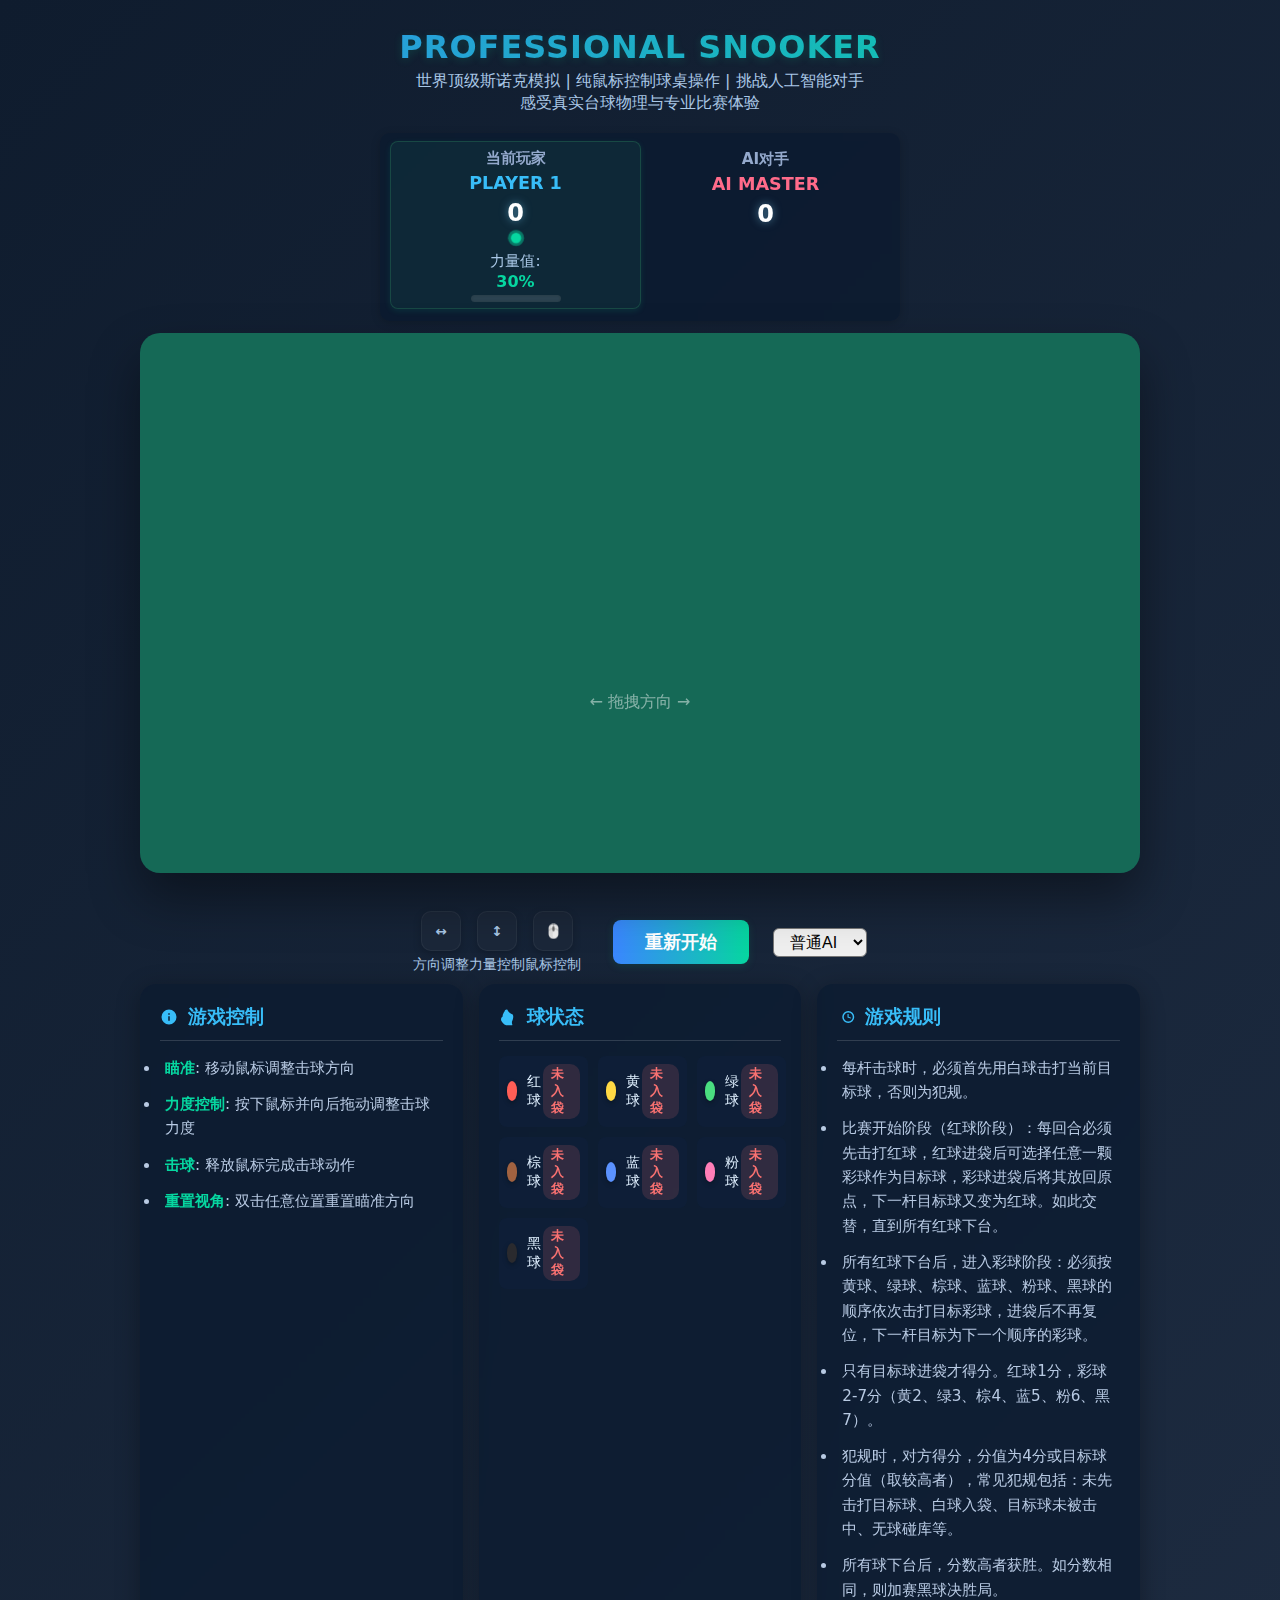
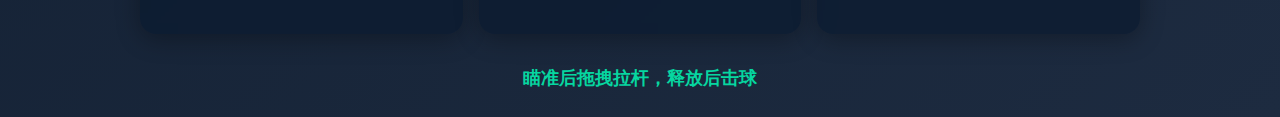
<file: index.html>
<!DOCTYPE html>
<html lang="en">
  <head>
    <meta charset="UTF-8" />
    <meta http-equiv="refresh" content="0; URL=Snooker.html" />
    <title>Redirecting...</title>
  </head>
  <body>
    <p>如果没有自动跳转，请点击 <a href="Snooker.html">这里</a>。</p>
  </body>
</html>
</file>
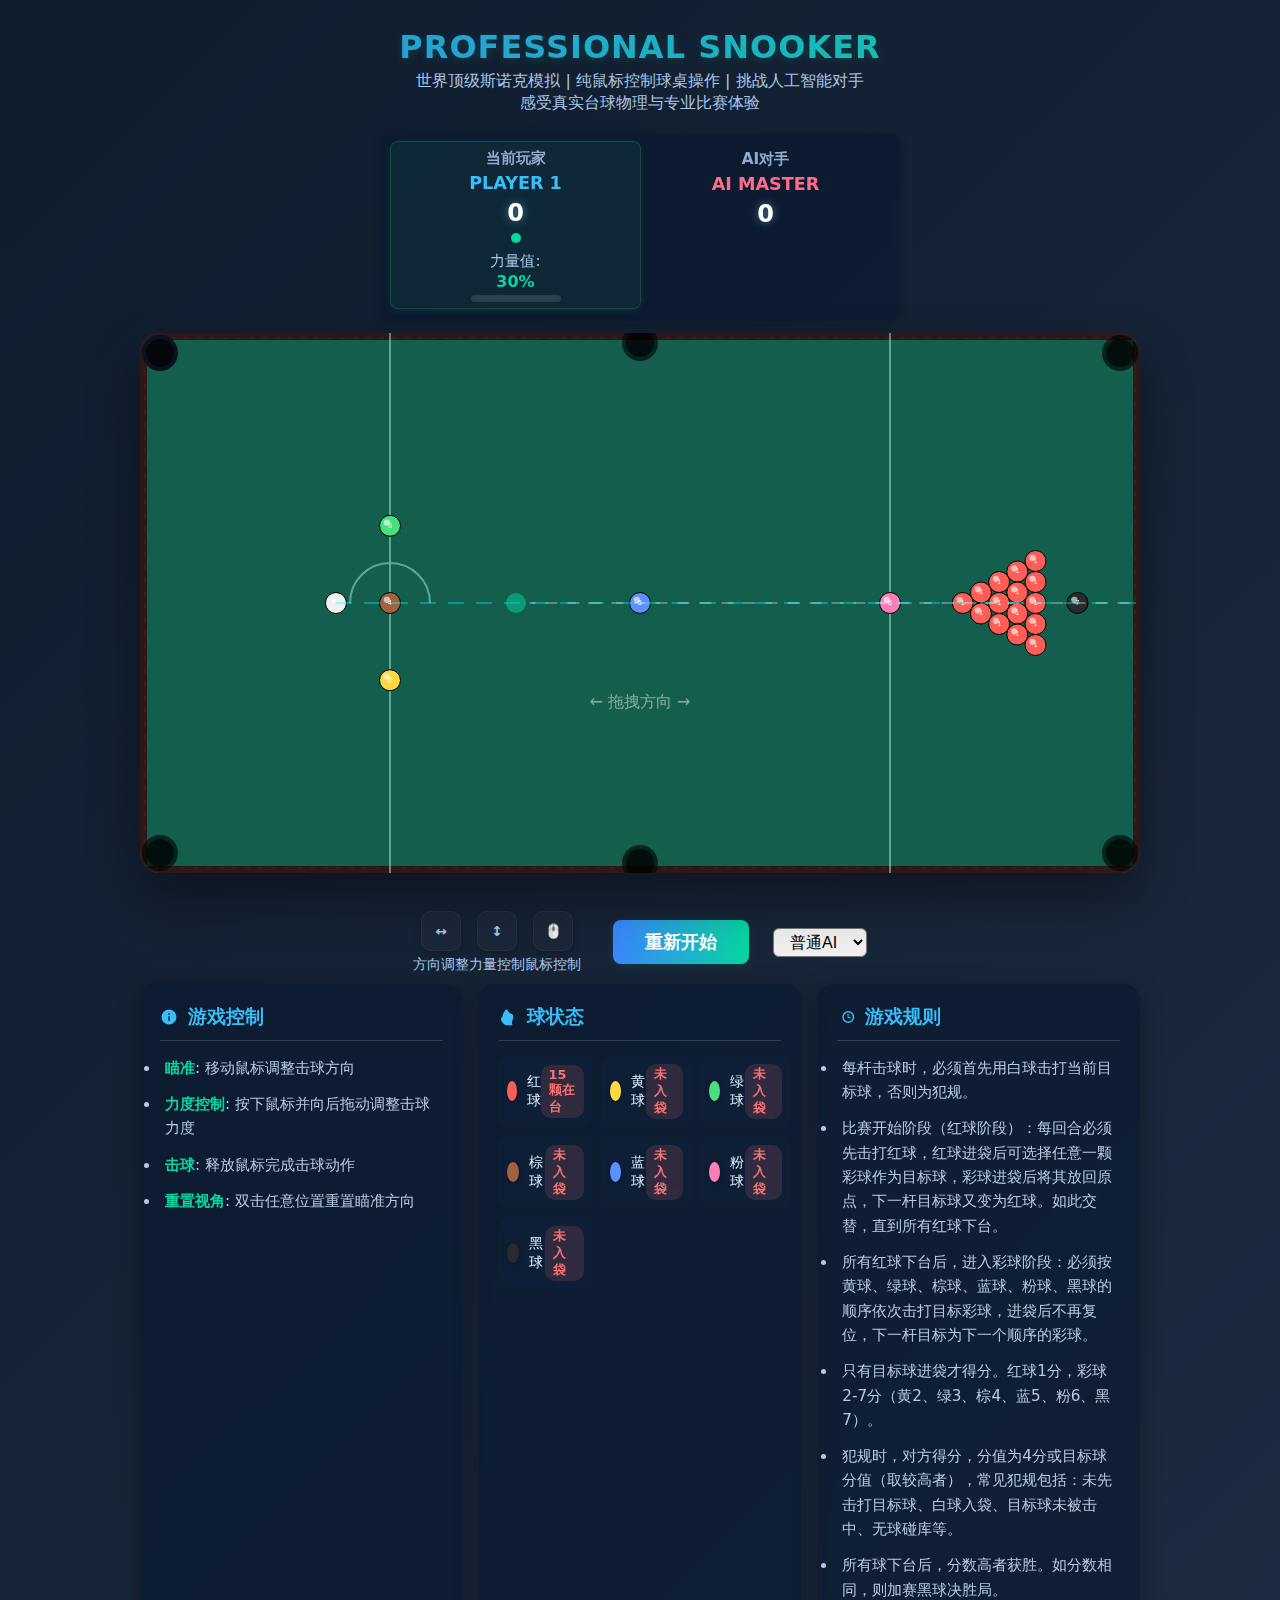
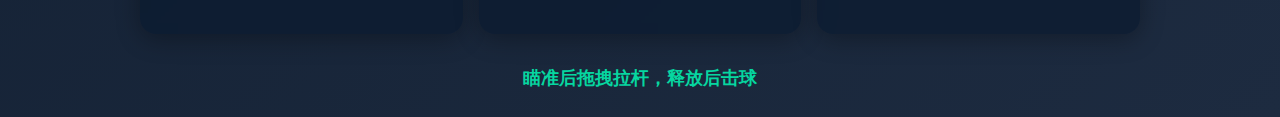
<file: Snooker.html>
<!DOCTYPE html>
<html lang="en">
<head>
    <meta charset="UTF-8">
    <meta name="viewport" content="width=device-width, initial-scale=1.0">
    <title>高级斯诺克台球 - 鼠标控制版</title>
    <link rel="stylesheet" href="Snooker.css">
</head>
<body>
    <div class="game-header">
        <h1 class="game-title">PROFESSIONAL SNOOKER</h1>
        <p class="subtitle">
            世界顶级斯诺克模拟 | 纯鼠标控制球桌操作 | 挑战人工智能对手<br>
            感受真实台球物理与专业比赛体验
        </p>
    </div>
    
    <div class="stats-container">
        <div class="player-stat active" id="playerStat">
            <div class="player-title">当前玩家</div>
            <div class="player-name">PLAYER 1</div>
            <div class="player-score" id="playerScore">0</div>
            <span class="turn-indicator"></span>
            <div class="power-display">
                <div>力量值:</div>
                <div class="power-value" id="powerValue">30%</div>
                <div class="power-meter-container">
                    <div class="power-meter" id="powerMeter"></div>
                </div>
            </div>
        </div>
        
        <div class="player-stat" id="aiStat">
            <div class="player-title">AI对手</div>
            <div class="player-name ai">AI MASTER</div>
            <div class="player-score" id="aiScore">0</div>
        </div>
    </div>
    
    <div id="canvasContainer">
        <canvas id="snookerCanvas" width="1000" height="540"></canvas>
        <div class="aiming-guide" id="aimingGuide">
            <div class="guide-text">← 拖拽方向 →</div>
        </div>
    </div>
    
    <!-- 操作面板移到台球桌下方 -->
    <div class="game-key" style="position: static; margin: 20px auto 0 auto; display: flex; justify-content: center; align-items: center;">
        <div class="key-item">
            <div class="key-box">↔︎</div>
            <span>方向调整</span>
        </div>
        <div class="key-item">
            <div class="key-box">↕</div>
            <span>力量控制</span>
        </div>
        <div class="key-item">
            <div class="key-box">🖱️</div>
            <span>鼠标控制</span>
        </div>
        <button id="restartBtn" style="background: linear-gradient(90deg, #3a86ff, #06d6a0); color: #fff; font-size: 1.1rem; font-weight: 700; border: none; border-radius: 8px; padding: 10px 32px; box-shadow: 0 2px 8px rgba(16,185,129,0.15); cursor: pointer; transition: background 0.2s; margin-left: 32px;">重新开始</button>
        <select id="aiLevel" style="margin-left:24px; font-size:1rem; border-radius:6px; padding:4px 12px;">
          <option value="easy">简单AI</option>
          <option value="normal" selected>普通AI</option>
          <option value="hard">困难AI</option>
        </select>
    </div>
    
    <div class="game-footer">
        <div class="info-panel">
            <h3 class="panel-title">
                <svg width="18" height="18" viewBox="0 0 24 24"><path d="M13,9H11V7H13M13,17H11V11H13M12,2A10,10 0 0,0 2,12A10,10 0 0,0 12,22A10,10 0 0,0 22,12A10,10 0 0,0 12,2Z"></path></svg>
                游戏控制
            </h3>
            <ul class="instructions">
                <li><strong>瞄准</strong>: 移动鼠标调整击球方向</li>
                <li><strong>力度控制</strong>: 按下鼠标并向后拖动调整击球力度</li>
                <li><strong>击球</strong>: 释放鼠标完成击球动作</li>
                <li><strong>重置视角</strong>: 双击任意位置重置瞄准方向</li>
            </ul>
        </div>
        
        <div class="info-panel" id="ballStatusPanel">
            <h3 class="panel-title">
                <svg width="18" height="18" viewBox="0 0 24 24"><path d="M18.32,8.56c-3.11-.8-5.69-3.01-7.04-5.92C11.08,2.05,10.88,2,10.66,2c-0.11,0-0.21,0.01-0.32,0.02C8.67,2.03,7.66,3.09,7.6,4.44c-0.64,0.64-1.12,1.4-1.53,2.18c-0.82,1.58-1.34,3.3-1.37,5.05c-0.35,0.11-0.75,0.38-1.01,0.72c-1.07,1.38-1.22,3.17-0.68,4.45C5.79,21.66,8.52,23,12,23h5.44c0.33-0.03,0.55-0.37,0.4-0.66c-0.58-1.13-0.76-2.46-0.6-3.86C18.86,14.62,19.77,10.92,18.32,8.56z"></path></svg>
                球状态
            </h3>
            <div class="ball-status-list" id="ballStatusList">
                <!-- JS动态生成 -->
            </div>
        </div>
        
        <div class="info-panel">
            <h3 class="panel-title">
                <svg width="18" height="18" viewBox="0 0 24 24"><path d="M15,4A8,8 0 0,1 23,12A8,8 0 0,1 15,20A8,8 0 0,1 7,12A8,8 0 0,1 15,4M15,6A6,6 0 0,0 9,12A6,6 0 0,0 15,18A6,6 0 0,0 21,12A6,6 0 0,0 15,6M14,8V12.5L18.25,14.15L18.95,12.92L15.5,11.5V8H14Z"></path></svg>
                游戏规则
            </h3>
            <ul class="instructions">
                <li>每杆击球时，必须首先用白球击打当前目标球，否则为犯规。</li>
                <li>比赛开始阶段（红球阶段）：每回合必须先击打红球，红球进袋后可选择任意一颗彩球作为目标球，彩球进袋后将其放回原点，下一杆目标球又变为红球。如此交替，直到所有红球下台。</li>
                <li>所有红球下台后，进入彩球阶段：必须按黄球、绿球、棕球、蓝球、粉球、黑球的顺序依次击打目标彩球，进袋后不再复位，下一杆目标为下一个顺序的彩球。</li>
                <li>只有目标球进袋才得分。红球1分，彩球2-7分（黄2、绿3、棕4、蓝5、粉6、黑7）。</li>
                <li>犯规时，对方得分，分值为4分或目标球分值（取较高者），常见犯规包括：未先击打目标球、白球入袋、目标球未被击中、无球碰库等。</li>
                <li>所有球下台后，分数高者获胜。如分数相同，则加赛黑球决胜局。</li>
            </ul>
        </div>
    </div>
    
    <div class="messages" id="gameMessage">
        瞄准后拖拽拉杆，释放后击球
    </div>
    <audio id="hitSound" src="./hit.mp3" preload="auto"></audio>
    <script src="Snooker.js"></script>
</body>
</html>
</file>
<file: Snooker.css>
* {
    margin: 0;
    padding: 0;
    box-sizing: border-box;
    user-select: none;
}

body {
    font-family: 'Segoe UI', 'Roboto', system-ui, sans-serif;
    background: linear-gradient(135deg, #0f1c2e, #1d2b40);
    color: #e0f0ff;
    display: flex;
    flex-direction: column;
    align-items: center;
    min-height: 100vh;
    overflow-x: hidden;
    padding: 20px;
}

.game-header {
    text-align: center;
    margin-bottom: 8px;
    width: 100%;
    padding-top: 8px;
}

.game-title {
    font-size: 2rem;
    font-weight: 800;
    margin-bottom: 4px;
    background: linear-gradient(to right, #3a86ff, #06d6a0);
    -webkit-background-clip: text;
    -webkit-text-fill-color: transparent;
    text-shadow: 0 2px 8px rgba(16, 185, 129, 0.2);
    letter-spacing: 1px;
}

.subtitle {
    color: #a9c7e6;
    font-size: 1rem;
    margin-bottom: 6px;
    font-weight: 300;
    max-width: 700px;
    margin: 0 auto;
    line-height: 1.4;
}

.stats-container {
    display: flex;
    justify-content: space-between;
    width: 520px;
    max-width: 100%;
    margin: 10px auto 12px auto;
    background: rgba(10, 25, 47, 0.7);
    border-radius: 10px;
    padding: 10px;
    box-shadow: 0 2px 10px rgba(0, 0, 0, 0.18);
    backdrop-filter: blur(3px);
}

.player-stat {
    display: flex;
    flex-direction: column;
    align-items: center;
    flex: 1;
    padding: 6px;
    transition: all 0.3s ease;
}

.player-stat.active {
    transform: translateY(-2px);
    background: rgba(21, 80, 79, 0.25);
    border-radius: 8px;
    box-shadow: 0 2px 6px rgba(6, 214, 160, 0.12);
    border: 1px solid rgba(74, 222, 128, 0.18);
}

.player-title {
    font-size: 0.95rem;
    font-weight: 600;
    margin-bottom: 4px;
    color: #94a9cc;
}

.player-name {
    font-size: 1.1rem;
    font-weight: 700;
    margin-bottom: 6px;
    color: #38bdf8;
}

.player-name.ai {
    color: #ff6b8a;
}

.player-score {
    font-size: 1.5rem;
    font-weight: 800;
    color: #fff;
    text-shadow: 0 0 8px rgba(128, 216, 255, 0.5);
}

.turn-indicator {
    display: inline-block;
    width: 10px;
    height: 10px;
    background: #06d6a0;
    border-radius: 50%;
    margin-top: 6px;
    animation: pulse 1.5s infinite;
}

@keyframes pulse {
    0% { box-shadow: 0 0 0 0 rgba(6, 214, 160, 0.7); transform: scale(1); }
    50% { box-shadow: 0 0 0 8px rgba(6, 214, 160, 0); transform: scale(1.1); }
    100% { box-shadow: 0 0 0 0 rgba(6, 214, 160, 0); transform: scale(1); }
}

.power-display {
    display: flex;
    flex-direction: column;
    align-items: center;
    margin-top: 8px;
    font-size: 0.95rem;
    color: #a9c7e6;
}

.power-value {
    font-size: 1rem;
    font-weight: 600;
    color: #06d6a0;
    margin-bottom: 4px;
}

.power-meter-container {
    width: 90px;
    height: 7px;
    background: rgba(255, 255, 255, 0.13);
    border-radius: 4px;
    overflow: hidden;
    box-shadow: inset 0 0 3px rgba(0, 0, 0, 0.18);
}

.power-meter {
    height: 100%;
    width: 0%;
    background: linear-gradient(to right, #46c7c7, #06d6a0, #d0d427);
    border-radius: 4px;
    transition: width 0.1s;
}

.game-footer {
    display: grid;
    grid-template-columns: repeat(auto-fit, minmax(220px, 1fr));
    gap: 16px;
    margin-top: 10px;
    width: 1000px;
    max-width: 100vw;
}

.info-panel {
    background: rgba(10, 25, 47, 0.7);
    border-radius: 16px;
    padding: 20px;
    box-shadow: 0 5px 25px rgba(0, 0, 0, 0.3);
    backdrop-filter: blur(5px);
}

.panel-title {
    font-size: 1.2rem;
    font-weight: 600;
    margin-bottom: 15px;
    padding-bottom: 10px;
    border-bottom: 1px solid rgba(255, 255, 255, 0.15);
    color: #38bdf8;
    display: flex;
    align-items: center;
}

.panel-title svg {
    margin-right: 10px;
    fill: currentColor;
}

.instructions {
    font-size: 0.95rem;
    line-height: 1.6;
    color: #b8cae3;
}

.instructions li {
    margin: 12px 0;
    padding-left: 5px;
}

.instructions strong {
    color: #06d6a0;
    font-weight: 600;
}

.ball-status-list {
    display: grid;
    grid-template-columns: repeat(3, 1fr);
    gap: 10px;
    margin-top: 10px;
}

.ball-status {
    display: flex;
    align-items: center;
    font-size: 0.9rem;
    padding: 8px;
    background: rgba(15, 35, 65, 0.4);
    border-radius: 8px;
}

.ball-color {
    width: 20px;
    height: 20px;
    border-radius: 50%;
    margin-right: 10px;
    box-shadow: 0 2px 5px rgba(0,0,0,0.3);
}

.status-indicator {
    margin-left: auto;
    font-size: 0.8rem;
    font-weight: 600;
    padding: 2px 8px;
    border-radius: 10px;
}

.status-indicator.in {
    background: rgba(74, 222, 128, 0.15);
    color: #4ade80;
}

.status-indicator.out {
    background: rgba(248, 113, 113, 0.15);
    color: #f87171;
}

.messages {
    margin-top: 25px;
    font-size: 1.1rem;
    font-weight: 600;
    text-align: center;
    min-height: 38px;
    color: #06d6a0;
    display: flex;
    justify-content: center;
    align-items: center;
}

#canvasContainer {
    position: relative;
    width: 1000px;
    height: 540px;
    background: rgba(0, 0, 0, 0.2);
    border-radius: 20px;
    box-shadow: 0 25px 50px rgba(0, 0, 0, 0.4);
    overflow: hidden;
    margin-bottom: 18px;
    max-width: 100vw;
}

#snookerCanvas {
    background: #156956;
    border-radius: 4px;
    width: 1000px;
    height: 540px;
    max-width: 100vw;
    max-height: 80vh;
}

.game-key {
    position: static;
    margin: 20px auto 0 auto;
    display: flex;
    justify-content: center;
    align-items: center;
}

.key-item {
    display: flex;
    flex-direction: column;
    align-items: center;
    font-size: 0.85rem;
    color: #a9c7e6;
}

.key-box {
    width: 40px;
    height: 40px;
    background: rgba(30, 41, 59, 0.7);
    border-radius: 10px;
    display: flex;
    justify-content: center;
    align-items: center;
    font-weight: 700;
    margin-bottom: 5px;
    box-shadow: 0 3px 8px rgba(0, 0, 0, 0.2);
    border: 1px solid rgba(255, 255, 255, 0.05);
}

.aiming-guide {
    pointer-events: none;
    position: absolute;
    left: 0;
    top: 0;
    width: 100%;
    height: 100%;
    display: flex;
    justify-content: center;
    align-items: center;
    opacity: 0.8;
    transition: opacity 0.3s;
}

.guide-circle {
    position: absolute;
    border: 2px dashed rgba(255, 255, 255, 0.4);
    border-radius: 50%;
    transform: translate(-50%, -50%);
}

.guide-text {
    position: absolute;
    color: rgba(255, 255, 255, 0.6);
    font-size: 1rem;
    transform: translateY(100px);
    font-weight: 500;
}

/* 响应式设计 */
@media (max-width: 800px) {
    .stats-container, .game-footer {
        width: 95%;
    }
    
    #canvasContainer {
        width: 95%;
        height: calc(95vw * 0.5);
        max-height: 370px;
    }
    
    .game-title {
        font-size: 2.5rem;
    }
    
    .subtitle {
        font-size: 1.1rem;
    }
}

@media (max-width: 600px) {
    .player-score {
        font-size: 2rem;
    }
    
    .game-key {
        padding: 10px 15px;
    }
    
    .key-box {
        width: 30px;
        height: 30px;
        font-size: 0.85rem;
    }
    
    .subtitle br {
        display: none;
    }
}
</file>
